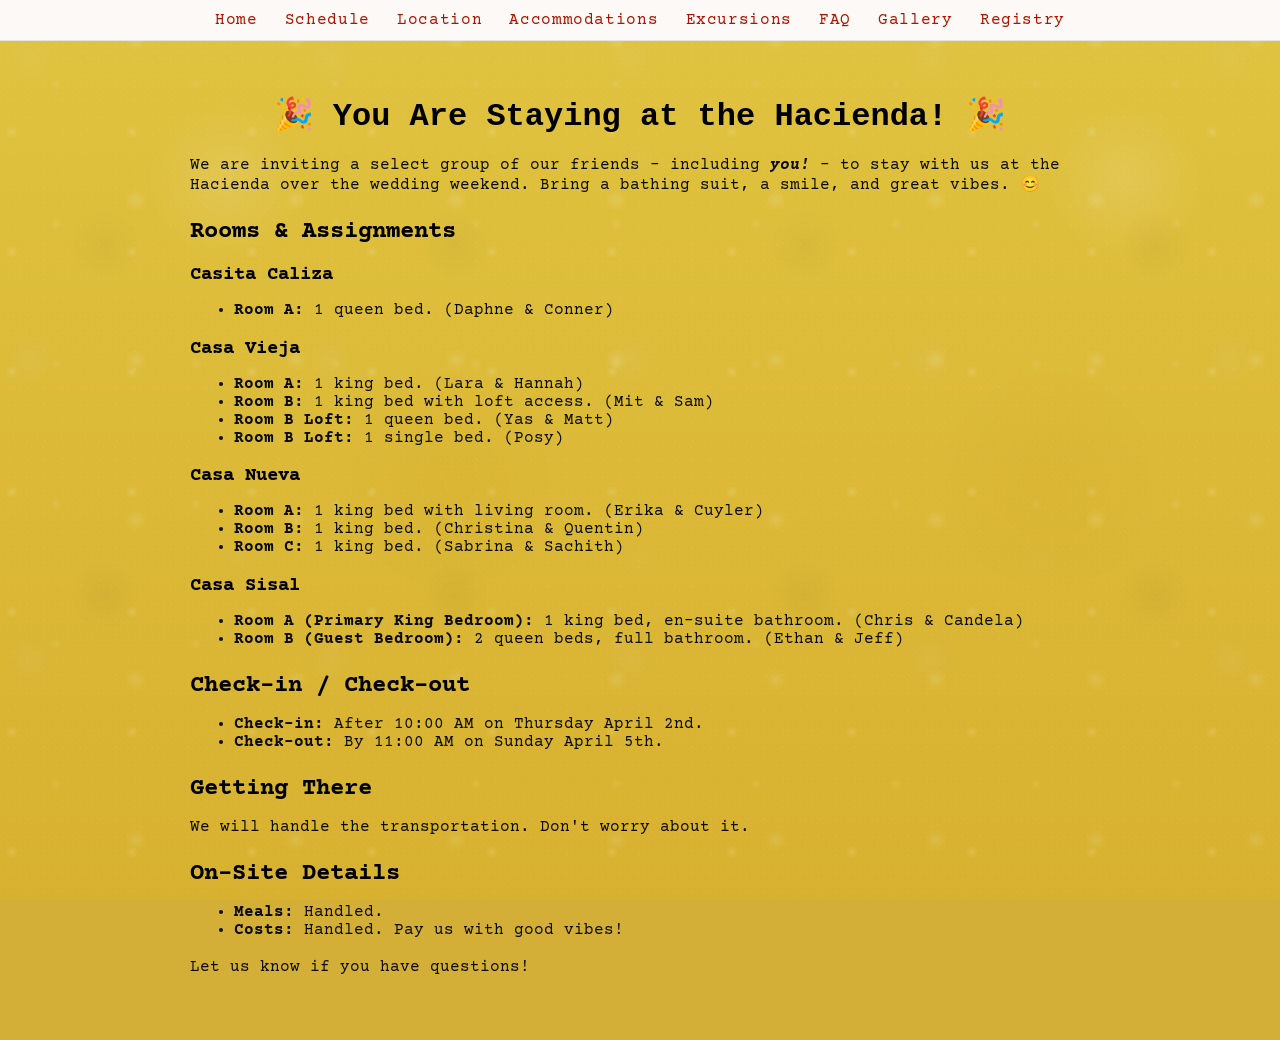
<file: golden.html>
<!DOCTYPE html>
<html lang="en">

<head>
  <meta charset="utf-8">
  <title>Golden Guests — Hacienda Sac Chich</title>
  <meta name="viewport" content="width=device-width, initial-scale=1.0">
  <meta name="description" content="Information for guests staying at Hacienda Sac Chich with Daphne & Conner">
  <meta name="author" content="Daphne Poon & Conner DiPaolo">
  <link rel="icon" href="data:image/svg+xml,<svg xmlns=%22http://www.w3.org/2000/svg%22 viewBox=%2210 0 100 100%22><text y=%22.90em%22 font-size=%2290%22>🌵</text></svg>">
  <link rel="stylesheet" href="css/styles.css">
  <link href="https://fonts.googleapis.com/css2?family=Courier+Prime:wght@400;700&family=Homemade+Apple&display=swap" rel="stylesheet">
</head>

<body class="golden-page">
  <nav class="main-nav">
    <div class="nav-container">
      <span class="nav-logo mobile-only">Daphne & Conner</span>
      <button class="nav-toggle" aria-label="Open menu">
        <span class="hamburger"></span>
        <span class="hamburger"></span>
        <span class="hamburger"></span>
      </button>
      <ul class="nav-links">
        <li><a href="index.html#home">Home</a></li>
        <li><a href="index.html#schedule">Schedule</a></li>
        <li><a href="index.html#location">Location</a></li>
        <li><a href="index.html#accommodations">Accommodations</a></li>
        <li><a href="index.html#excursions">Excursions</a></li>
        <li><a href="index.html#faq">FAQ</a></li>
        <li><a href="gallery.html">Gallery</a></li>
        <li><a href="registry.html">Registry</a></li>
      </ul>
    </div>
  </nav>

  <div class="invite-container" style="padding-top:2em; padding-bottom:3em; max-width:900px;">
    <h1 style="text-align:center;color: black;font-family:'Courier new', cursive;">🎉 You Are Staying at the Hacienda! 🎉</h1>

    <p>We are inviting a select group of our friends - including <strong><em>you!</em></strong> - to stay with us at the Hacienda over the wedding weekend. Bring a bathing suit, a smile, and great vibes. 😊
</p>
    
    <h2>Rooms & Assignments</h2>

    <h3 style="text-align:left;">Casita Caliza</h3>
    <ul>
      <li><strong>Room A:</strong> 1 queen bed. (Daphne & Conner)</li>
    </ul>

    <h3 style="text-align:left;">Casa Vieja</h3>
    <ul>
      <li><strong>Room A:</strong> 1 king bed. (Lara & Hannah)</li>
      <li><strong>Room B:</strong> 1 king bed with loft access. (Mit & Sam)</li>
      <li><strong>Room B Loft:</strong> 1 queen bed. (Yas & Matt)</li>
      <li><strong>Room B Loft:</strong> 1 single bed. (Posy)</li>
    </ul>

    <h3 style="text-align:left;">Casa Nueva</h3>
    <ul>
      <li><strong>Room A:</strong> 1 king bed with living room. (Erika & Cuyler)</li>
      <li><strong>Room B:</strong> 1 king bed. (Christina & Quentin)</li>
      <li><strong>Room C:</strong> 1 king bed. (Sabrina & Sachith)</li>
    </ul>

    <h3 style="text-align:left;">Casa Sisal</h3>
    <ul>
      <li><strong>Room A (Primary King Bedroom):</strong> 1 king bed, en-suite bathroom. (Chris & Candela)</li>
      <li><strong>Room B (Guest Bedroom):</strong> 2 queen beds, full bathroom. (Ethan & Jeff)</li>
    </ul>

    <h2>Check-in / Check-out</h2>
    <ul>
      <li><strong>Check-in:</strong> After 10:00 AM on Thursday April 2nd.</li>
      <li><strong>Check-out:</strong> By 11:00 AM on Sunday April 5th.</li>
    </ul>

    <h2>Getting There</h2>
    <p>We will handle the transportation. Don't worry about it.</p>

    <h2>On-Site Details</h2>
    <ul>
      <li><strong>Meals:</strong> Handled.</li>
      <li><strong>Costs:</strong> Handled. Pay us with good vibes!</li>
    </ul>

    <p style="margin-top:1.2em;">Let us know if you have questions!</p>
  </div>

  <script>
    const navToggle = document.querySelector('.nav-toggle');
    const navLinks = document.querySelector('.nav-links');
    if (navToggle && navLinks) {
      navToggle.addEventListener('click', () => {
        navLinks.classList.toggle('open');
        navToggle.classList.toggle('open');
      });
    }
  </script>
</body>

</html>
</file>
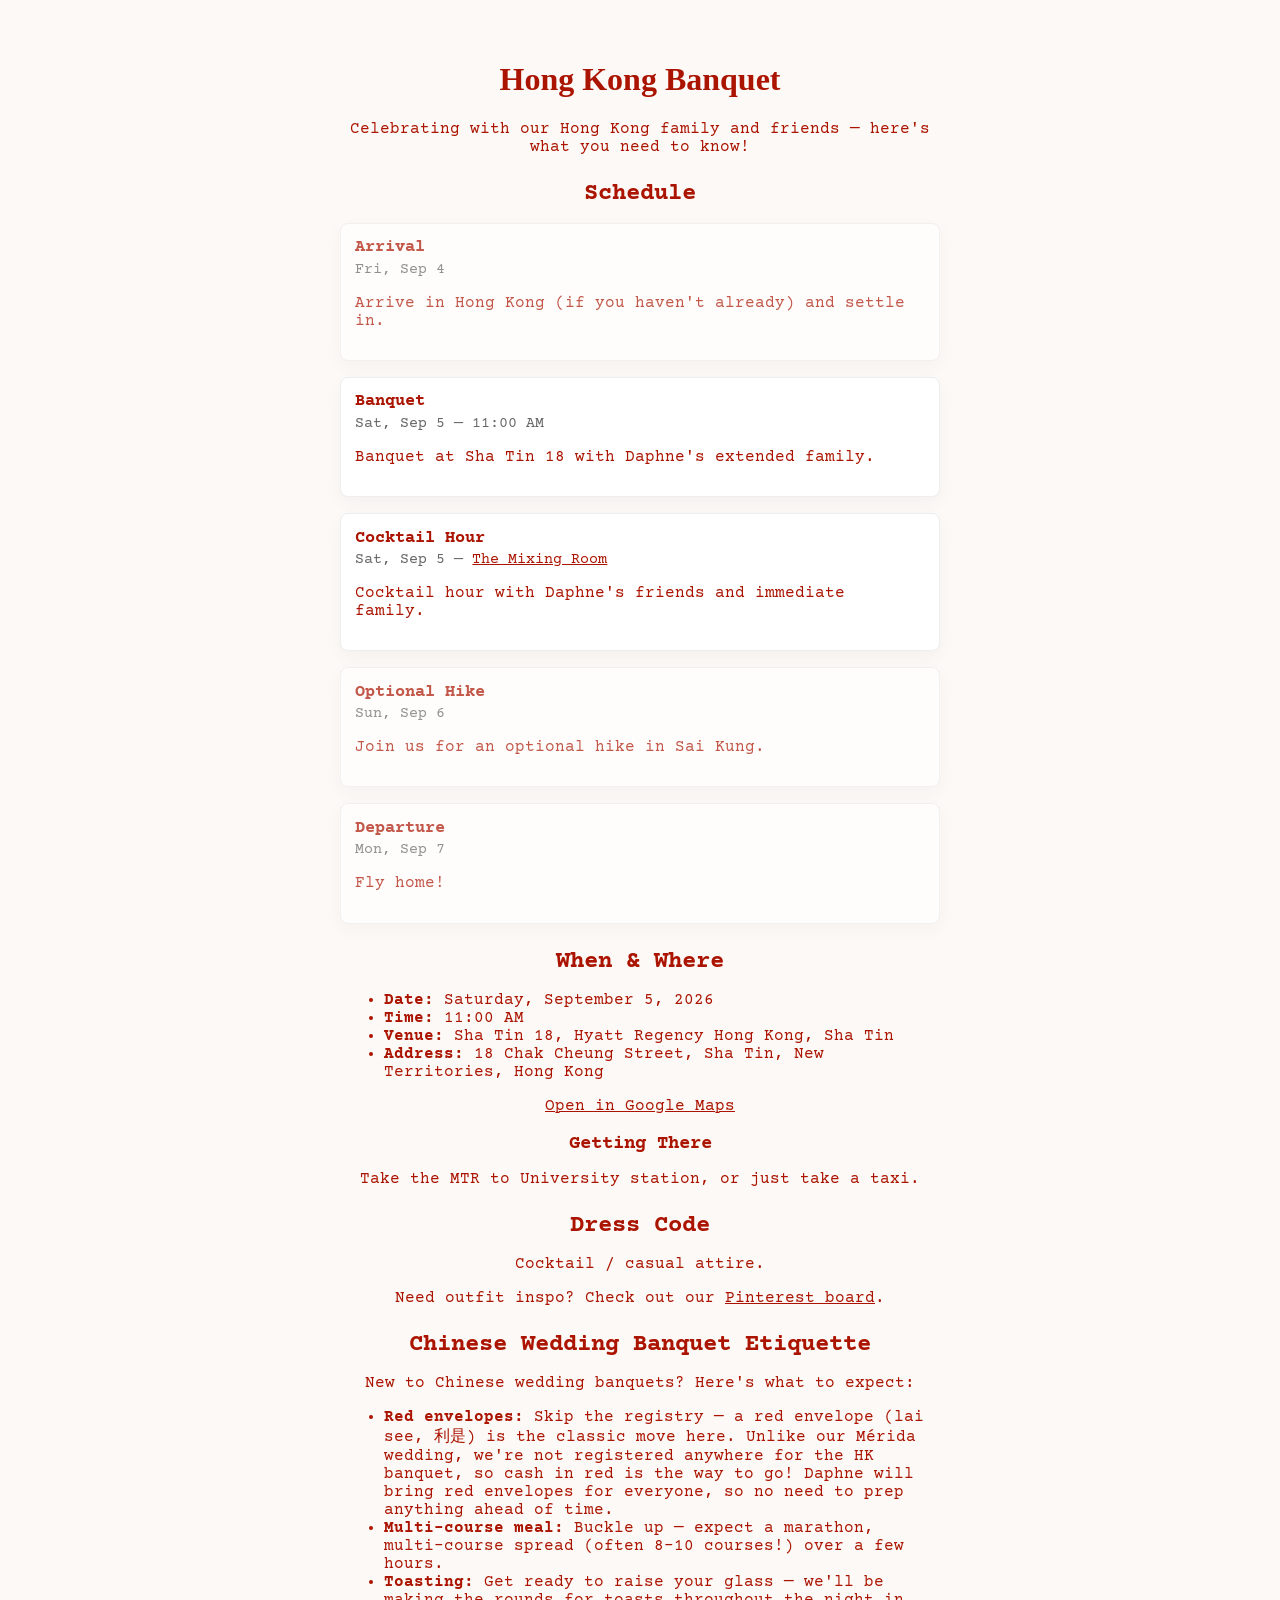
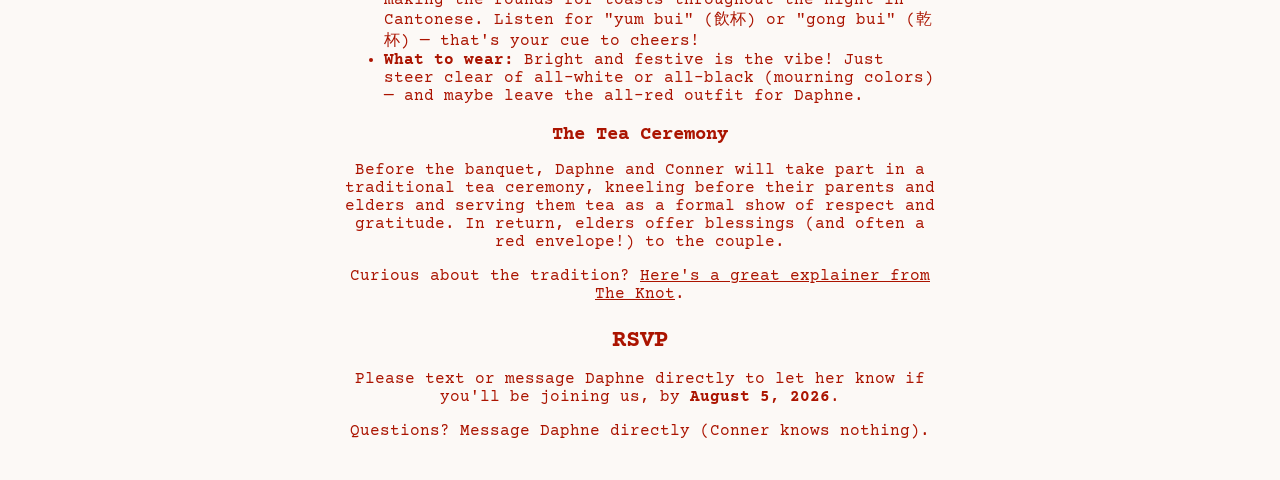
<file: hk.html>
<!DOCTYPE html>
<html lang="en">
<head>
  <meta charset="utf-8">
  <title>Hong Kong Banquet — Daphne & Conner</title>
  <meta name="viewport" content="width=device-width, initial-scale=1">
  <meta name="description" content="Details for Daphne & Conner's Hong Kong wedding banquet">
  <link rel="icon"
    href="data:image/svg+xml,<svg xmlns=%22http://www.w3.org/2000/svg%22 viewBox=%2210 0 100 100%22><text y=%22.90em%22 font-size=%2290%22>🌵</text></svg>">
  <link rel="stylesheet" href="css/styles.css">
  <link href="https://fonts.googleapis.com/css2?family=Courier+Prime:wght@400;700&family=Homemade+Apple&display=swap"
    rel="stylesheet">
</head>
<body class="hk-page">
  <main class="invite-container">
    <header id="hk-hero" class="page-hero">
      <h1 class="accent-font">Hong Kong Banquet</h1>
      <p class="lead">Celebrating with our Hong Kong family and friends — here's what you need to know!</p>
    </header>

    <section>
      <h2 id="schedule">Schedule</h2>
      <div class="events-grid">
        <article class="event-card event-card--muted">
          <div class="event-body">
            <h4 class="event-title">Arrival</h4>
            <div class="event-date">Fri, Sep 4</div>
            <p>Arrive in Hong Kong (if you haven't already) and settle in.</p>
          </div>
        </article>

        <article class="event-card">
          <div class="event-body">
            <h4 class="event-title">Banquet</h4>
            <div class="event-date">Sat, Sep 5 — 11:00 AM</div>
            <p>Banquet at Sha Tin 18 with Daphne's extended family.</p>
          </div>
        </article>

        <article class="event-card">
          <div class="event-body">
            <h4 class="event-title">Cocktail Hour</h4>
            <div class="event-date">Sat, Sep 5 — <a href="https://mixingroom.com.hk/" target="_blank" rel="noopener noreferrer">The Mixing Room</a></div>
            <p>Cocktail hour with Daphne's friends and immediate family.</p>
          </div>
        </article>

        <article class="event-card event-card--muted">
          <div class="event-body">
            <h4 class="event-title">Optional Hike</h4>
            <div class="event-date">Sun, Sep 6</div>
            <p>Join us for an optional hike in Sai Kung.</p>
          </div>
        </article>

        <article class="event-card event-card--muted">
          <div class="event-body">
            <h4 class="event-title">Departure</h4>
            <div class="event-date">Mon, Sep 7</div>
            <p>Fly home!</p>
          </div>
        </article>
      </div>
    </section>

    <section>
      <h2 id="details">When & Where</h2>
      <ul>
        <li><strong>Date:</strong> Saturday, September 5, 2026</li>
        <li><strong>Time:</strong> 11:00 AM</li>
        <li><strong>Venue:</strong> Sha Tin 18, Hyatt Regency Hong Kong, Sha Tin</li>
        <li><strong>Address:</strong> 18 Chak Cheung Street, Sha Tin, New Territories, Hong Kong</li>
      </ul>
      <p>
        <a href="https://www.google.com/maps/search/?api=1&query=Sha+Tin+18+Hyatt+Regency+Hong+Kong+Sha+Tin"
          target="_blank" rel="noopener noreferrer">Open in Google Maps</a>
      </p>
      <h3>Getting There</h3>
      <p>Take the MTR to University station, or just take a taxi.</p>
    </section>

    <section>
      <h2 id="dress-code">Dress Code</h2>
      <p>Cocktail / casual attire.</p>
      <p>Need outfit inspo? Check out our <a href="https://pin.it/18bq6uhho" target="_blank" rel="noopener noreferrer">Pinterest board</a>.</p>
    </section>

    <section>
      <h2 id="etiquette">Chinese Wedding Banquet Etiquette</h2>
      <p>New to Chinese wedding banquets? Here's what to expect:</p>
      <ul>
        <li><strong>Red envelopes:</strong> Skip the registry — a red envelope (lai see, 利是) is the classic move here. Unlike our Mérida wedding, we're not registered anywhere for the HK banquet, so cash in red is the way to go! Daphne will bring red envelopes for everyone, so no need to prep anything ahead of time.</li>
        <li><strong>Multi-course meal:</strong> Buckle up — expect a marathon, multi-course spread (often 8-10 courses!) over a few hours.</li>
        <li><strong>Toasting:</strong> Get ready to raise your glass — we'll be making the rounds for toasts throughout the night in Cantonese. Listen for "yum bui" (飲杯) or "gong bui" (乾杯) — that's your cue to cheers!</li>
        <li><strong>What to wear:</strong> Bright and festive is the vibe! Just steer clear of all-white or all-black (mourning colors) — and maybe leave the all-red outfit for Daphne.</li>
      </ul>
      <h3>The Tea Ceremony</h3>
      <p>Before the banquet, Daphne and Conner will take part in a traditional tea ceremony, kneeling before their parents and elders and serving them tea as a formal show of respect and gratitude. In return, elders offer blessings (and often a red envelope!) to the couple.</p>
      <p>Curious about the tradition? <a href="https://www.theknot.com/content/how-to-plan-a-chinese-tea-ceremony" target="_blank" rel="noopener noreferrer">Here's a great explainer from The Knot</a>.</p>
    </section>

    <section>
      <h2 id="rsvp">RSVP</h2>
      <p>Please text or message Daphne directly to let her know if you'll be joining us, by <strong>August 5, 2026</strong>.</p>
    </section>

    <footer>
      <p class="muted">Questions? Message Daphne directly (Conner knows nothing).</p>
    </footer>
  </main>
</body>
</html>
</file>
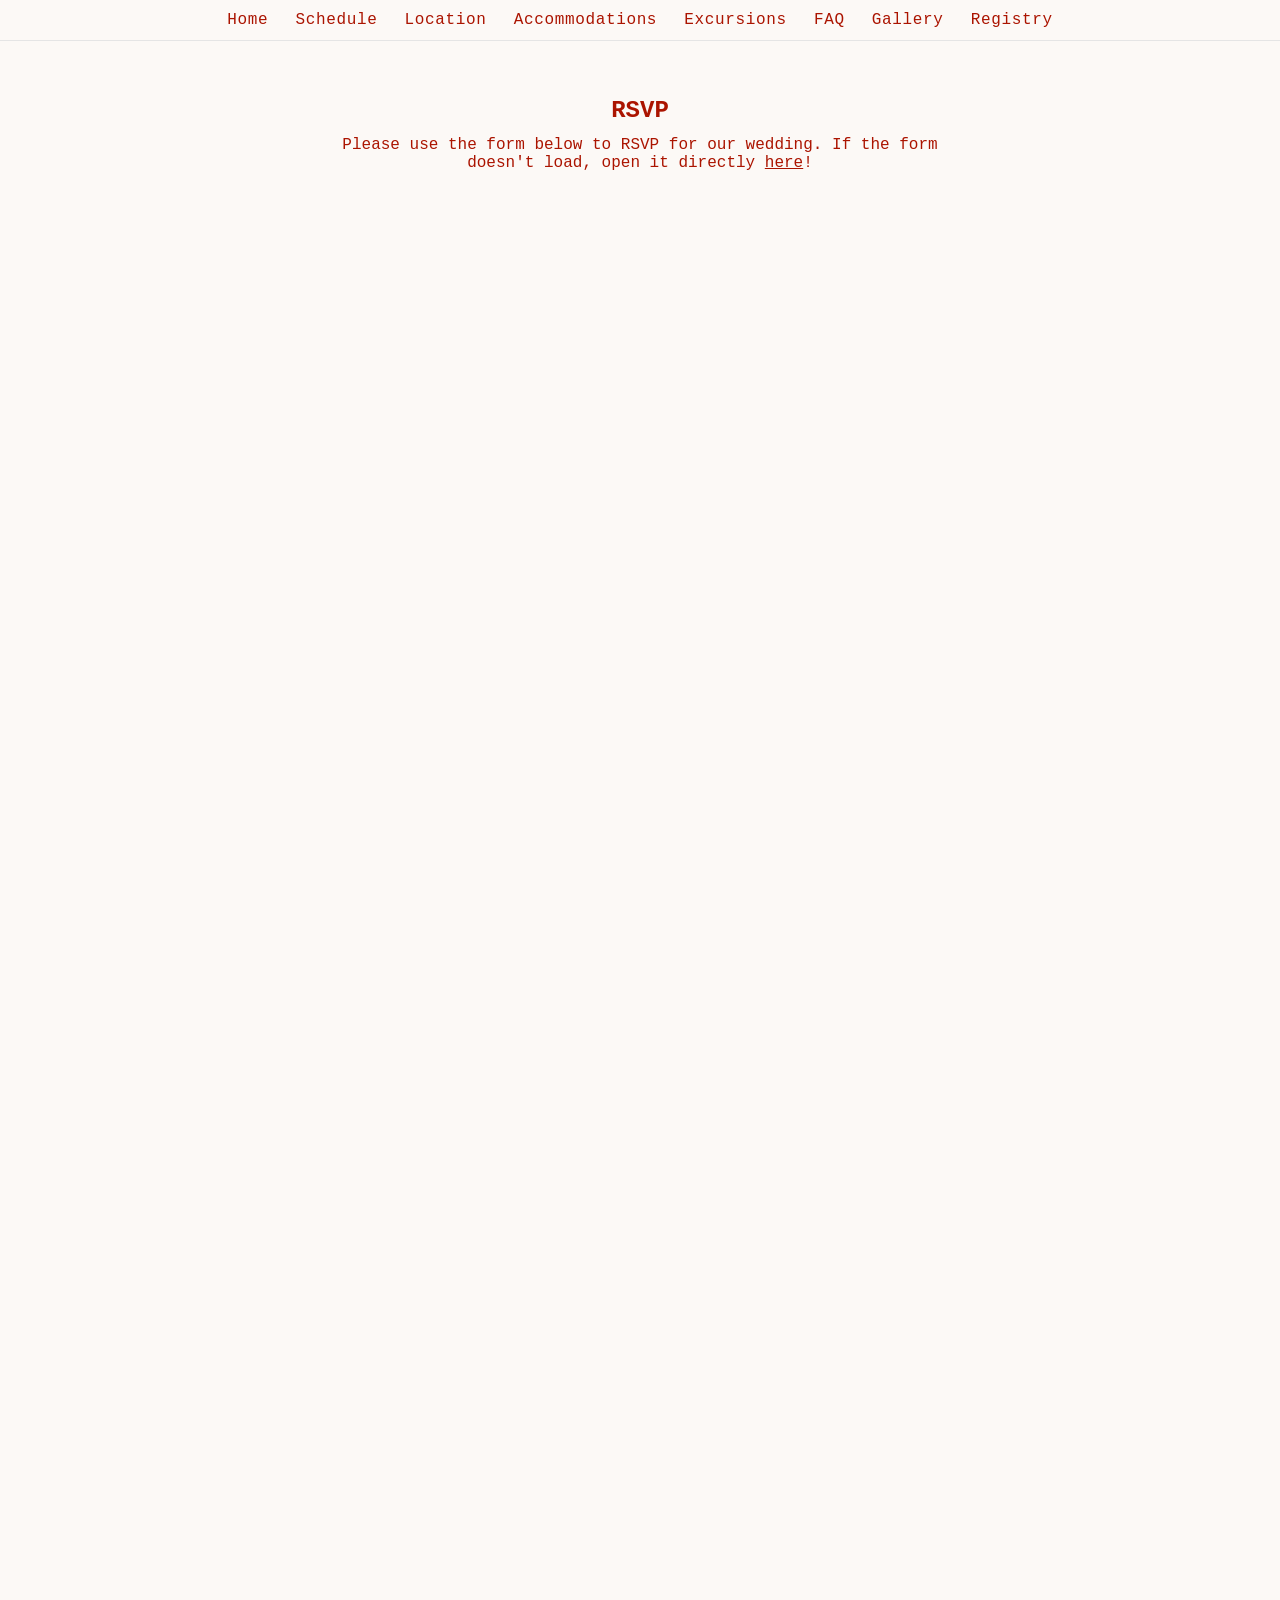
<file: rsvp.html>
<!DOCTYPE html>
<html lang="en">

<head>
  <meta charset="utf-8">
  <title>Daphne & Conner's Wedding - RSVP</title>
  <meta name="viewport" content="width=device-width, initial-scale=1.0">
  <meta name="description" content="RSVP for Daphne & Conner's Wedding">
  <meta name="author" content="Daphne Poon & Conner DiPaolo">
  <link rel="icon" href="data:image/svg+xml,<svg xmlns=%22http://www.w3.org/2000/svg%22 viewBox=%2210 0 100 100%22><text y=%22.90em%22 font-size=%2290%22>🌵</text></svg>"> 
  <link rel="stylesheet" href="css/styles.css">
</head>

<body>
  <nav class="main-nav">
    <div class="nav-container">
      <span class="nav-logo mobile-only">Daphne & Conner</span>
      <button class="nav-toggle" aria-label="Open menu">
        <span class="hamburger"></span>
        <span class="hamburger"></span>
        <span class="hamburger"></span>
      </button>
      <ul class="nav-links">
        <li><a href="index.html#home">Home</a></li>
        <li><a href="index.html#schedule">Schedule</a></li>
        <li><a href="index.html#location">Location</a></li>
        <li><a href="index.html#accommodations">Accommodations</a></li>
        <li><a href="index.html#excursions">Excursions</a></li>
        <li><a href="index.html#faq">FAQ</a></li>
        <li><a href="gallery.html">Gallery</a></li>
        <li><a href="registry.html">Registry</a></li>
      </ul>
    </div>
  </nav>

  <div class="invite-container" style="padding-top:2em; padding-bottom:3em;">
    <h2 style="text-align:center; color:#AB1400;">RSVP</h2>
    <p style="text-align:center; max-width:1280px; margin:0.5em auto 1em auto;">Please use the form below to RSVP for our wedding. If the form doesn't load, open it directly <a href="https://docs.google.com/forms/d/e/1FAIpQLSdlMFeottFzdzE8iUcrVQ49ubOG1zaIzNH3JLiiIyTzH38zmw/viewform" target="_blank">here</a>!</p>

    <div style="max-width:2000px; margin:0 auto;">
      <iframe src="https://docs.google.com/forms/d/e/1FAIpQLSdlMFeottFzdzE8iUcrVQ49ubOG1zaIzNH3JLiiIyTzH38zmw/viewform?embedded=true" width="100%" height="1757" frameborder="0" marginheight="0" marginwidth="0">Loading…</iframe>
    </div>
  </div>

  <script>
    const navToggle = document.querySelector('.nav-toggle');
    const navLinks = document.querySelector('.nav-links');
    if (navToggle && navLinks) {
      navToggle.addEventListener('click', () => {
        navLinks.classList.toggle('open');
        navToggle.classList.toggle('open');
      });
    }
  </script>
</body>

</html>
</file>
<file: css/styles.css>
body {
  font-family: 'Courier Prime', Courier, monospace;
  background: #fcf9f6;
  color: #AB1400;
  margin: 0;
  padding: 0;
}

.gallery-container {
  max-width: 800px;
  margin: 3em auto;
  text-align: center;
}

.gallery-grid {
  display: flex;
  flex-wrap: wrap;
  justify-content: center;
  gap: 12px;
  margin-top: 1.5em;
  max-width: 1200px;
  margin-left: auto;
  margin-right: auto;
}

.gallery-grid img {
  width: 48%; /* all images same width */
  aspect-ratio: 3 / 4;
  object-fit: cover;     /* crop images to fit */
  box-shadow: 0 2px 8px rgba(0,0,0,0.08);
}

.gallery-item {
  position: relative;
  display: inline-block;
  width: 48%;
  aspect-ratio: 3 / 4;
  margin-bottom: 8px;
}

.gallery-item img {
  width: 100%;
  height: 100%;
  object-fit: cover;
  display: block;
  border-radius: 8px;
}

.gallery-item .gallery-caption {
  position: absolute;
  left: 0;
  bottom: 0;
  width: 100%;
  min-height: 2.5em;
  max-height: 60%;
  background: rgba(171, 20, 0, 0.85);
  color: #fff;
  font-size: 1em;
  padding: 0.5em 0.7em;
  opacity: 0;
  border-radius: 0 0 8px 8px;
  transition: opacity 0.2s;
  pointer-events: none;
  box-sizing: border-box;
  display: flex;
  align-items: center;
  justify-content: center;
  text-align: center;
  overflow-y: auto;
  white-space: normal;
  word-break: break-word;
  z-index: 2;
}

.gallery-item:hover .gallery-caption {
  opacity: 1;
}

.invite-container {
  max-width: 600px;
  margin: 0 auto;
  padding: 2.5em 1em 1.5em 1em;
  background: #fcf9f6;
  text-align: center;
}

/* Page-specific alignment for golden.html only */
.golden-page .invite-container,
.golden-page .page-body {
  text-align: left;
}

.golden-page .invite-container ul,
.golden-page .invite-container ol {
  text-align: left;
  margin-left: 1.25em;
}

.golden-page h3 {
  text-align: center;
}

/* Page-specific alignment for hk.html only */
.hk-page .invite-container ul,
.hk-page .invite-container ol {
  text-align: left;
  margin-left: 1.25em;
}

.hk-page .events-grid {
  text-align: left;
}

/* Golden ticket background for golden.html only */
.golden-page {
  background-color: #d4af37; /* base gold */
  background-image:
    linear-gradient(180deg, rgba(255,245,200,0.28), rgba(196,147,40,0.18)),
    /* larger soft highlights */
    radial-gradient(circle at 25% 20%, rgba(255,255,255,0.10), transparent 8%),
    radial-gradient(circle at 75% 80%, rgba(0,0,0,0.06), transparent 18%),
    /* tiny bright sparkles */
    radial-gradient(circle at 10% 10%, rgba(255,255,255,0.14), transparent 4%),
    radial-gradient(circle at 85% 25%, rgba(255,255,255,0.12), transparent 6%),
    radial-gradient(circle at 40% 60%, rgba(255,255,255,0.08), transparent 5%),
    repeating-linear-gradient(45deg, rgba(0,0,0,0.02) 0 1px, transparent 1px 6px);
  background-size: cover, 900px 900px, 600px 600px, 120px 120px, 160px 160px, 140px 140px, 6px 6px;
  background-blend-mode: overlay, screen, overlay, screen, screen, screen, normal;
  background-attachment: fixed;
}

/* Optional subtle sparkle dots */
.golden-page .invite-container::before {
  content: '';
  position: absolute;
  inset: 0;
  pointer-events: none;
  background-image: radial-gradient(circle at 10% 20%, rgba(255,255,255,0.06) 0, transparent 8%),
                    radial-gradient(circle at 60% 40%, rgba(255,255,255,0.04) 0, transparent 6%),
                    radial-gradient(circle at 30% 70%, rgba(0,0,0,0.03) 0, transparent 10%);
  background-size: 300px 300px, 400px 400px, 350px 350px;
  opacity: 0.95;
}

/* Extra fine sparkle layer (subtle dotted texture that drifts) */
.golden-page::after {
  content: '';
  position: fixed;
  inset: 0;
  pointer-events: none;
  background-image: radial-gradient(circle, rgba(255,255,255,0.9) 0.5px, transparent 1px);
  background-size: 18px 18px;
  opacity: 0.06;
  mix-blend-mode: screen;
  transform: translate3d(0,0,0);
  animation: golden-drift 14s linear infinite;
}

@keyframes golden-drift {
  0% { background-position: 0 0; opacity: 0.05; }
  50% { background-position: -120px 80px; opacity: 0.09; }
  100% { background-position: 0 0; opacity: 0.05; }
}

/* Font color overrides for golden ticket look (scoped to golden.html) */
.golden-page,
.golden-page .invite-container,
.golden-page .page-body {
  color: #0b0b0b; /* near-black used in image */
}

.golden-page h2 {
  color: #000 !important;
}

.golden-page h3 {
  color: #000;
}

/* Links and nav on golden page use dark color to match image */
.golden-page a,
.golden-page .nav-links li a {
  color: #0b0b0b;
}

/* Make <strong> inherit the dark color instead of the site accent */
.golden-page li strong {
  color: inherit;
}

/* Remove the pale/pink panel behind the content on the golden page */
.golden-page .invite-container {
  background: transparent;
}

/* Restore header/nav appearance to site defaults for golden page */
.golden-page .main-nav {
  background: #fcf9f6;
  border-bottom: 1px solid #e5e5e5;
}
.golden-page .main-nav .nav-links li a {
  color: #AB1400 !important;
}
.golden-page .main-nav .nav-links li a:hover {
  color: #7e0f00 !important;
}

/* Ensure header text keeps site fonts and color (don't inherit golden-page overrides) */
.golden-page .main-nav,
.golden-page .main-nav * {
  color: inherit;
}

.decorative-line {
  display: flex;
  align-items: center;
  justify-content: center;
  margin: 1.5em 0 1em 0;
}
.decorative-line::before,
.decorative-line::after {
  content: '';
  display: block;
  height: 1px;
  background: #AB1400;
  flex: 1;
  margin: 0 1em;
}
.heart {
  color: #AB1400;
  font-size: 1.2em;
  margin: 0 0.2em;
}

.save-date {
  font-family: 'Courier Prime', Courier, monospace;
  font-size: 1.1em;
  letter-spacing: 0.1em;
  margin-bottom: 0.7em;
  color: #AB1400;
}

.names {
  font-family: 'Homemade Apple', cursive;
  font-size: 2.2em;
  color: #AB1400;
  margin: 0.2em 0 0.4em 0;
  font-weight: normal;
}

.accent-font {
  font-family: 'Homemade Apple', cursive;
  color: #AB1400;
}

.icon-row {
  display: flex;
  justify-content: center;
  margin: 0.8em 0 0.8em 0;
}
.main-invite-icons {
  display: block;
  margin: 0 auto;
  max-width: 320px;
  width: 100%;
  height: auto;
}

.date-line {
  font-family: 'Courier Prime', Courier, monospace;
  font-size: 1.3em;
  font-weight: bold;
  letter-spacing: 0.08em;
  margin: 1.2em 0 0.7em 0;
  color: #AB1400;
}

.location {
  font-size: 1.1em;
  margin-bottom: 0.7em;
}

.website-link {
  font-family: 'Courier Prime', Courier, monospace;
  font-size: 1em;
  margin-bottom: 1.2em;
  color: #AB1400;
}

.page-body {
  max-width: 45em;
  margin: 2em auto 0 auto;
  padding: 0 0 0 0;
  color: #222;
  font-size: 1.05em;
  text-align: left;
}

/* Schedule card and timeline styles */
.schedule-card {
  display: grid;
  grid-template-columns: 1fr 1.4fr;
  gap: 1.25em;
  align-items: start;
  background: #fff;
  border: 1px solid #eee;
  padding: 1.1em;
  border-radius: 8px;
  box-shadow: 0 6px 18px rgba(0,0,0,0.05);
  margin-bottom: 1.2em;
}
.schedule-card .schedule-media img {
  width: 100%;
  height: auto;
  border-radius: 6px;
  display: block;
}
.schedule-content .schedule-title {
  margin: 0 0 0.25em 0;
  font-size: 1.2em;
}
.schedule-intro {
  margin-top: 0;
  color: #333;
}

.schedule-timeline {
  display: flex;
  gap: 1em;
  align-items: flex-start;
  justify-content: space-between;
  margin-top: 1.1em;
  flex-wrap: wrap;
}
.timeline-item {
  background: transparent;
  border: none;
  padding: 0.4em;
  text-align: left;
  display: flex;
  gap: 0.8em;
  align-items: center;
  cursor: pointer;
  min-width: 200px;
}
.timeline-item--muted {
  opacity: 0.65;
  cursor: default;
}
.timeline-thumb {
  width: 86px;
  height: 66px;
  object-fit: cover;
  border-radius: 6px;
  box-shadow: 0 2px 8px rgba(0,0,0,0.06);
}
.timeline-meta .timeline-title {
  font-weight: 700;
  color: #111;
}
.timeline-meta .timeline-date {
  color: #666;
  font-size: 0.95em;
}

@media (max-width: 800px) {
  .schedule-card {
    grid-template-columns: 1fr;
  }
  .timeline-item {
    min-width: 100%;
  }
}

/* Events grid: separate cards for each key event */
.events-grid {
  display: grid;
  grid-template-columns: 1fr; /* one card per row */
  gap: 1em;
  margin-top: 1em;
}
.event-card {
  display: flex;
  gap: 0.9em;
  align-items: flex-start;
  background: #fff;
  border: 1px solid #eee;
  padding: 0.9em;
  border-radius: 8px;
  box-shadow: 0 6px 18px rgba(0,0,0,0.04);
}
.event-card--muted { opacity: 0.7; }
.event-thumb {
  width: 110px;
  height: 80px;
  object-fit: cover;
  border-radius: 6px;
  flex: 0 0 110px;
}
.event-body { flex: 1 1 auto; }
.event-body .event-title { margin: 0 0 0.2em 0; font-size: 1.05em; }
.event-body .event-date { color: #666; font-size: 0.95em; margin-bottom: 0.35em; }

@media (max-width: 600px) {
  .event-card { flex-direction: column; }
  .event-thumb { width: 100%; height: auto; flex: 0 0 auto; }
}

/* FAQ accordion styles */
.faq-accordion {
  margin-top: 0.8em;
}
.accordion-item {
  border-top: 1px solid #eee;
}
.accordion-item:first-child { border-top: none; }
.accordion-toggle {
  width: 100%;
  text-align: left;
  background: transparent;
  border: none;
  padding: 0.9em 0;
  font-family: inherit;
  font-size: 1em;
  font-weight: 700;
  cursor: pointer;
  display: flex;
  justify-content: space-between;
  align-items: center;
}
.accordion-toggle:after {
  content: '\25BC';
  margin-left: 1em;
  transition: transform 0.2s ease;
  color: #666;
}
.accordion-toggle[aria-expanded="true"]:after { transform: rotate(-180deg); }
.accordion-panel {
  padding: 0 0 0.9em 0;
  color: #222;
}
.accordion-panel[hidden] { display: none; }

h2, h3 {
  color: #AB1400;
  font-family: 'Courier Prime', Courier, monospace;
  font-weight: bold;
  margin-top: 1em;
  margin-bottom: 0.5em;
}

h2[id] {
  scroll-margin-top: 3.2em;
}
@media (max-width: 700px) {
  h2[id] {
    scroll-margin-top: 3.5em;
  }
}

ul {
  padding-left: 1.5em;
  margin-bottom: 0em;
}

li strong {
  color: #AB1400;
}

a, a:link, a:visited, a:focus, a:active {
  color: #AB1400;
  text-decoration: underline;
}
a:hover {
  color: #7e0f00;
}

/* Navigation Styles */
.main-nav {
  width: 100%;
  background: #fcf9f6;
  border-bottom: 1px solid #e5e5e5;
  position: sticky;
  top: 0;
  z-index: 100;
  margin-top: 0;
  padding-top: 0;
}
.nav-container {
  max-width: 960px;
  margin: 0 auto;
  display: flex;
  align-items: center;
  justify-content: center;
  padding: 0.7em 1.5em;
}
.nav-logo {
  display: none;
}
.nav-links {
  list-style: none;
  display: flex;
  gap: 1.5em;
  margin: 0;
  padding: 0;
}
.nav-links li a {
  font-family: 'Courier Prime', Courier, monospace;
  color: #AB1400;
  text-decoration: none;
  font-size: 1em;
  letter-spacing: 0.04em;
  padding: 0.2em 0.1em;
  transition: color 0.2s;
}
.nav-links li a:hover {
  color: #7e0f00;
}
.nav-toggle {
  display: none;
  background: none;
  border: none;
  cursor: pointer;
  flex-direction: column;
  justify-content: center;
  align-items: center;
  height: 2em;
  width: 2em;
  padding: 0;
}
.hamburger {
  width: 24px;
  height: 3px;
  background: #AB1400;
  margin: 3px 0;
  border-radius: 2px;
  display: block;
  transition: all 0.3s;
}

/* Hamburger open animation */
.nav-toggle.open .hamburger:nth-child(1) {
  transform: translateY(6px) rotate(45deg);
}
.nav-toggle.open .hamburger:nth-child(2) {
  opacity: 0;
}
.nav-toggle.open .hamburger:nth-child(3) {
  transform: translateY(-6px) rotate(-45deg);
}

@media (max-width: 700px) {
  .nav-links {
    position: absolute;
    top: 3.1em;
    right: 0;
    background: #fcf9f6;
    flex-direction: column;
    align-items: flex-end;
    width: 100vw;
    gap: 0;
    box-shadow: 0 2px 8px rgba(171,20,0,0.04);
    display: none;
    border-bottom: 1px solid #e5e5e5;
  }
  .nav-links.open {
    display: flex;
  }
  .nav-links li {
    width: 100%;
    text-align: right;
    border-bottom: 1px solid #f0e7e7;
  }
  .nav-links li:last-child {
    border-bottom: none;
  }
  .nav-links li a {
    display: block;
    padding: 1em 1.5em;
    font-size: 1.1em;
  }
  .nav-toggle {
    display: flex;
  }
  .nav-logo.mobile-only {
    display: inline-block;
    margin-right: 1.2em;
    margin-left: 0.2em;
    vertical-align: middle;
  }
  .nav-container {
    padding-top: 0.7em;
    padding-bottom: 0.7em;
  }
  .nav-toggle {
    /* Remove margin and padding overrides */
  }
}

/* Mobile container and body improvements */
@media (max-width: 700px) {
  .invite-container {
    max-width: 98vw;
    padding: 1em 0.7em;
  }
  .icon-row {
    gap: 1.2em;
  }
  .page-body {
    padding: 1em 0.5em 0 0.5em;
    font-size: 1em;
  }
}

/* Remove old .icon-placeholder svg rule if present */
.icon-placeholder svg {
  display: none;
}

.main-photo {
  width: 90%;
  max-width: 600px;
  height: auto;
  margin: 0 auto 1.5em auto;
  border-radius: 4px;
  display: block;
}

/* Large location photo used on the Location section */
.location-photo {
  width: 90%;
  max-width: 600px;
  /* max-width: 920px; */
  display: block;
  margin: 1.2em auto;
  height: auto;
  border-radius: 4px;
  /* box-shadow: 0 8px 24px rgba(0,0,0,0.08); */
}

@media (max-width: 700px) {
  .location-photo { width: 100%; margin-left: 0; margin-right: 0; }
}

/* Make gallery images stack in a single column on mobile */
@media (max-width: 700px) {
  .gallery-item,
  .gallery-grid img {
    width: 100%;
    min-width: 0;
    max-width: 100%;
    margin-bottom: 0;
  }
  .gallery-grid {
    gap: 16px;
    padding-left: 12px;
    padding-right: 12px;
  }
  .gallery-container {
    padding-left: 8px;
    padding-right: 8px;
  }
}
</file>
